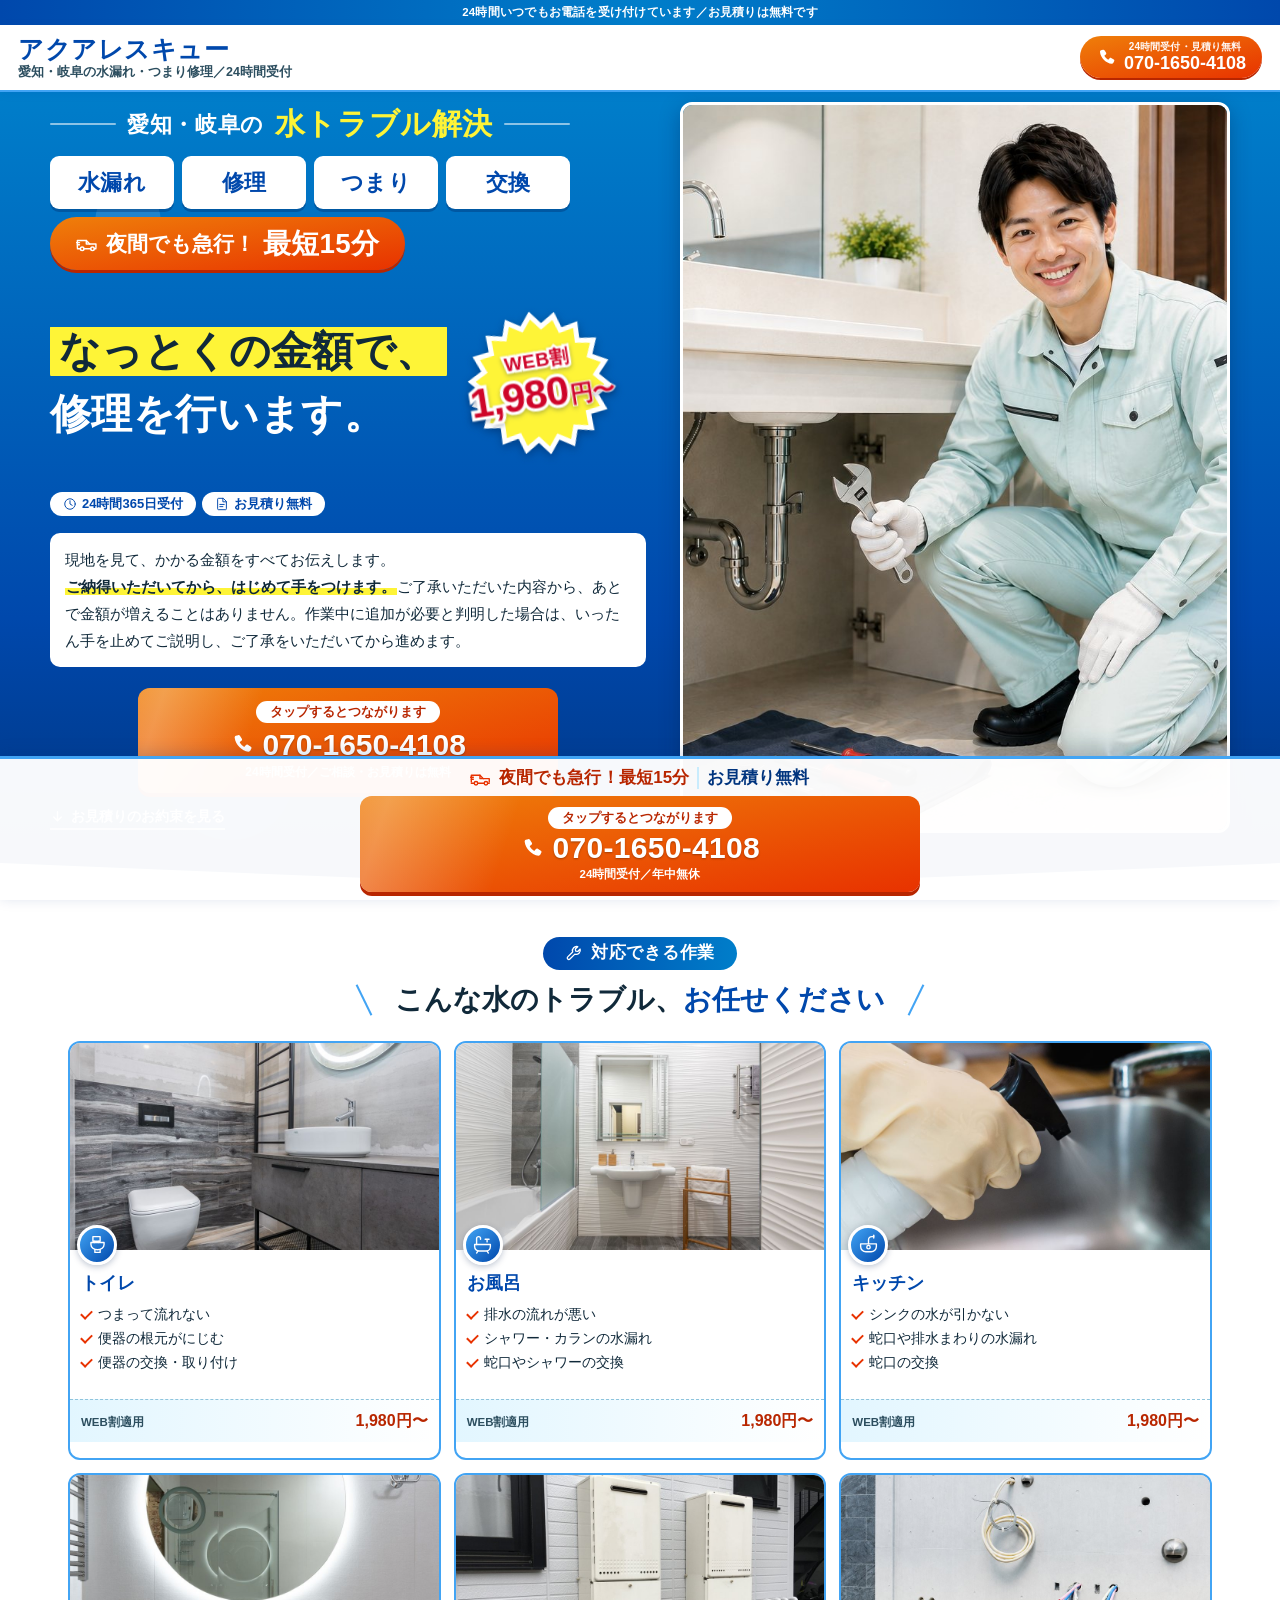
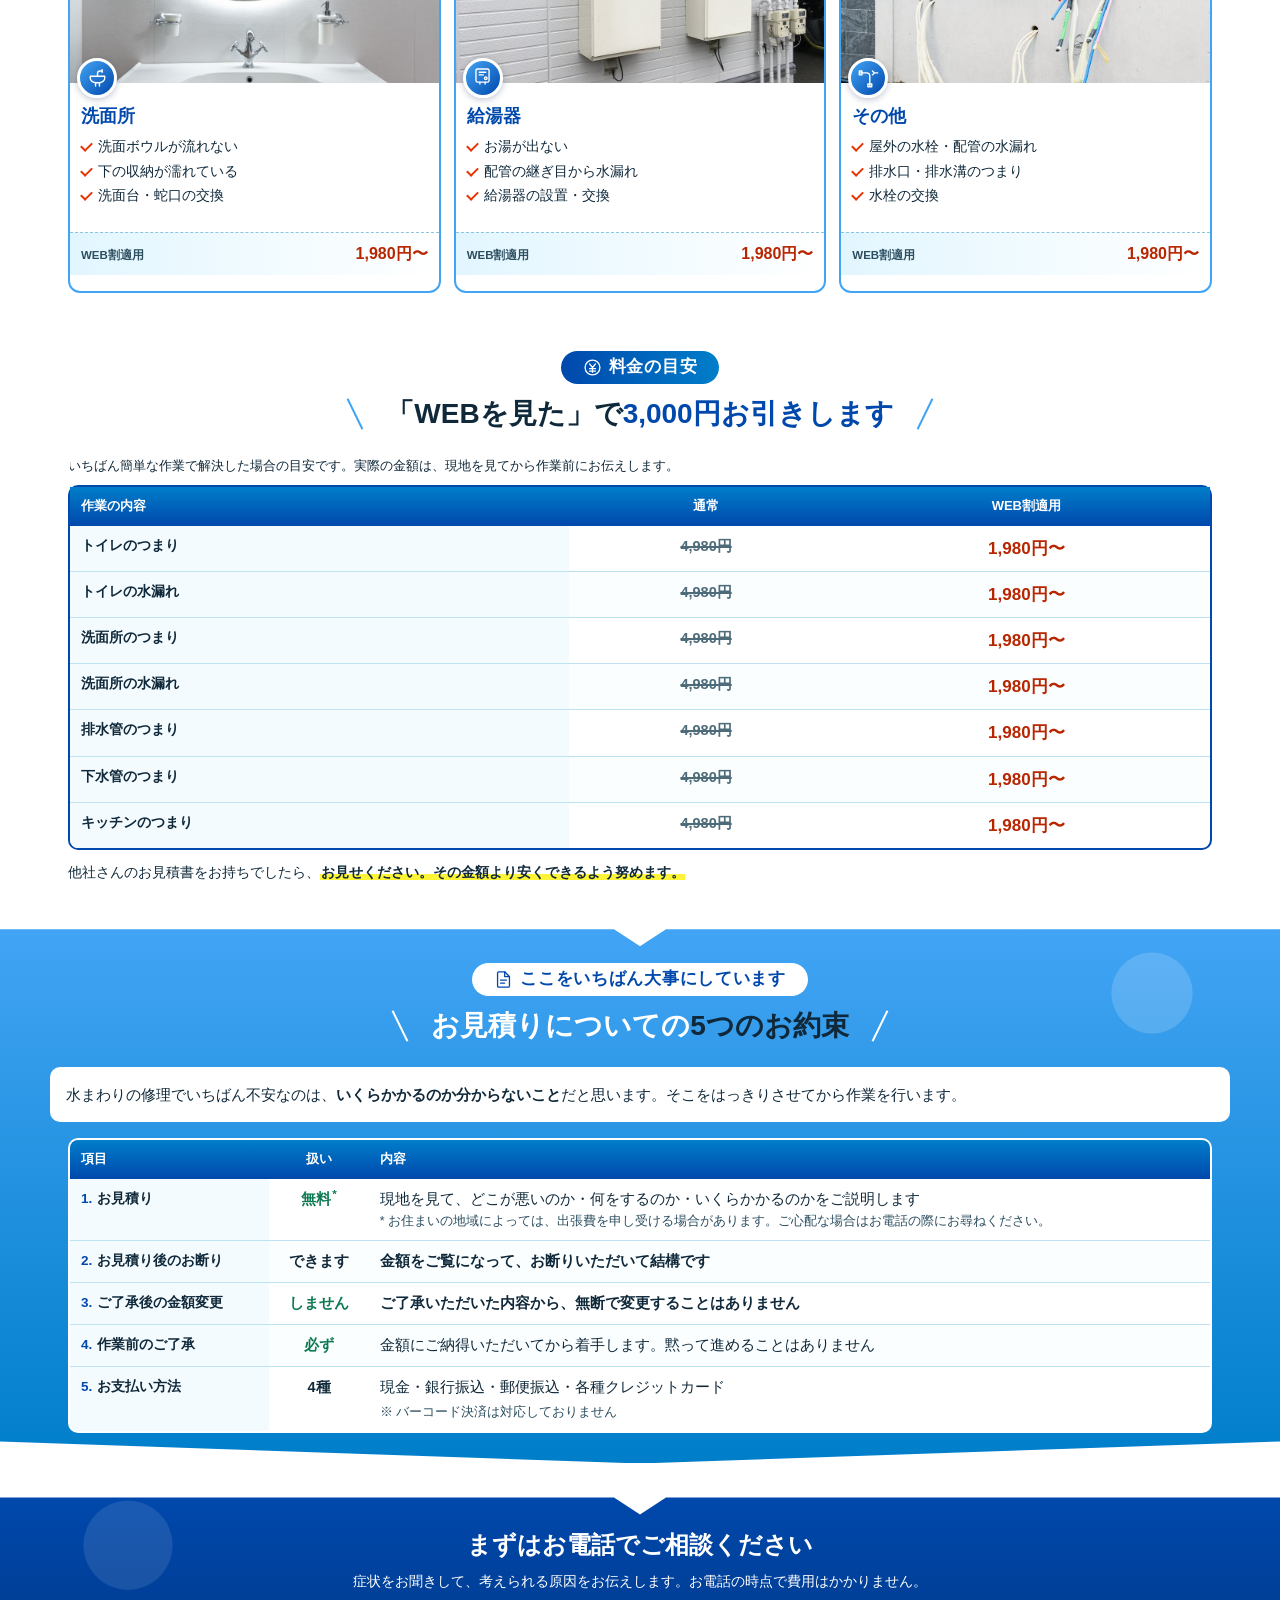
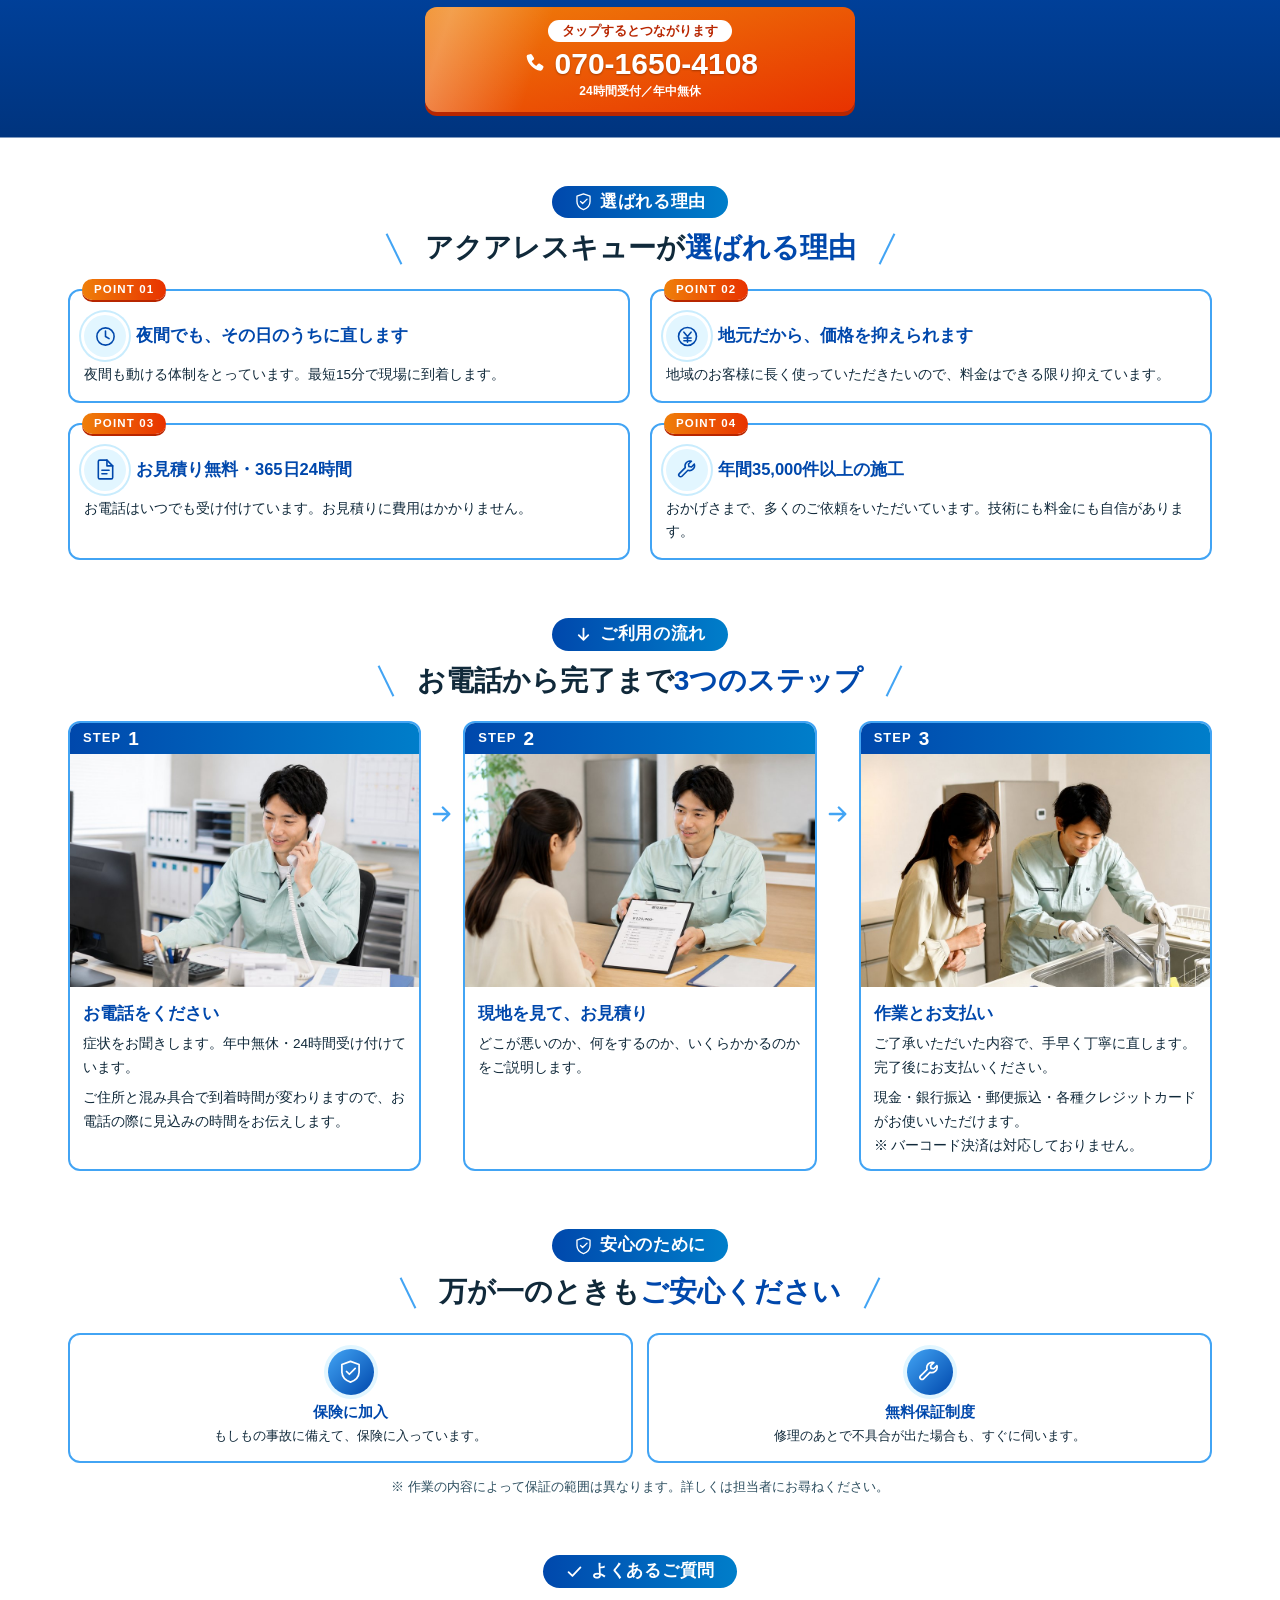
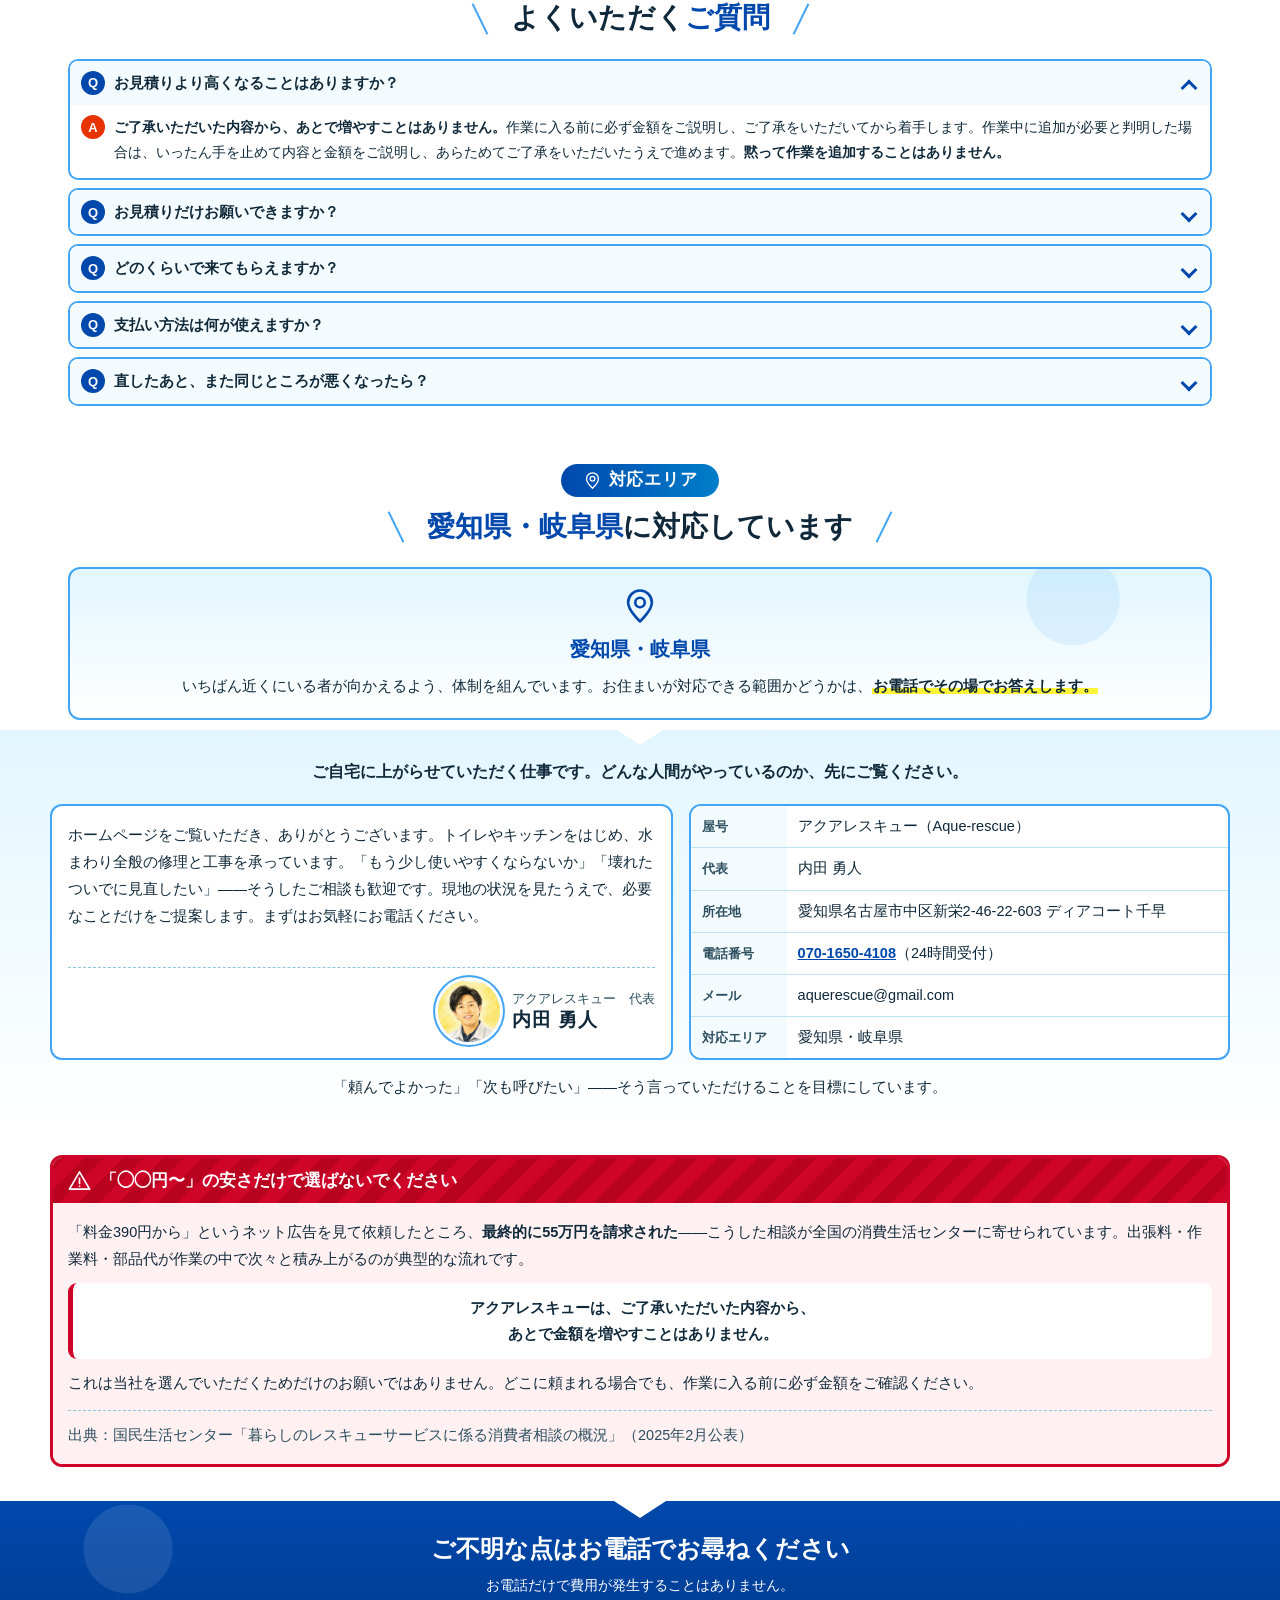
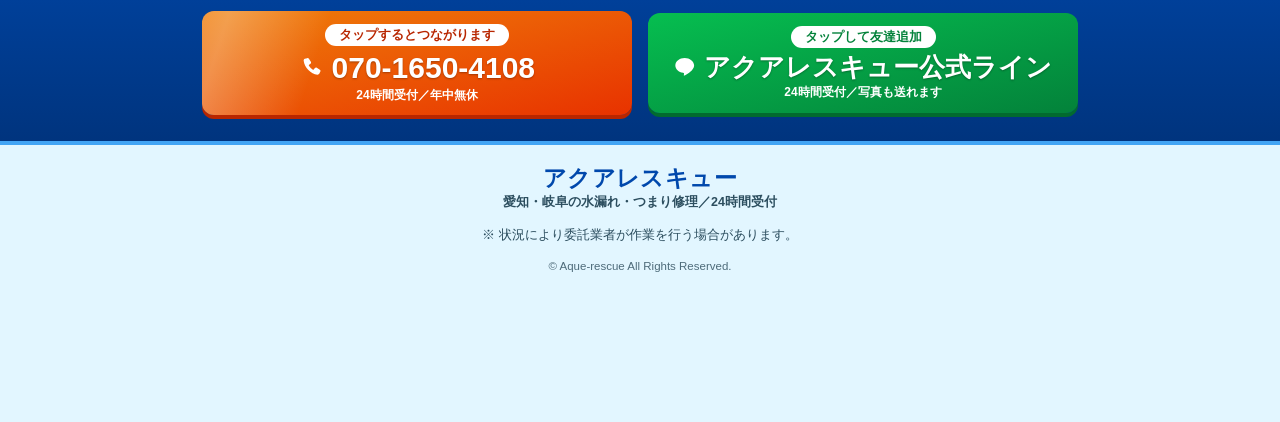
<file: index.html>
<!DOCTYPE html>
<html lang="ja">
<head>
<meta charset="UTF-8">
<meta name="viewport" content="width=device-width, initial-scale=1">
<meta name="format-detection" content="telephone=no">
<!-- Google Tag Manager -->
<script>(function(w,d,s,l,i){w[l]=w[l]||[];w[l].push({'gtm.start':
new Date().getTime(),event:'gtm.js'});var f=d.getElementsByTagName(s)[0],
j=d.createElement(s),dl=l!='dataLayer'?'&l='+l:'';j.async=true;j.src=
'https://www.googletagmanager.com/gtm.js?id='+i+dl;f.parentNode.insertBefore(j,f);
})(window,document,'script','dataLayer','GTM-M82GDFW9');</script>
<!-- End Google Tag Manager -->
<title>アクアレスキュー｜愛知・岐阜の水漏れ・つまり修理｜なっとくの金額で修理します</title>
<meta name="description" content="愛知県・岐阜県の水漏れ・つまり修理。現地でかかる金額をすべてお伝えし、ご納得いただいてから作業します。24時間受付・お見積り無料。代表 内田勇人。">
<!-- Google tag (gtag.js) -->
<script async src="https://www.googletagmanager.com/gtag/js?id=G-5WHKTEVLRQ"></script>
<script>
  window.dataLayer = window.dataLayer || [];
  function gtag(){dataLayer.push(arguments);}
  gtag('js', new Date());
  gtag('config', 'G-5WHKTEVLRQ');
</script>
<link rel="canonical" href="https://aque-tokai.com/">
<meta property="og:type" content="website">
<meta property="og:url" content="https://aque-tokai.com/">
<meta property="og:site_name" content="アクアレスキュー">
<meta property="og:title" content="アクアレスキュー｜愛知・岐阜の水漏れ・つまり修理">
<meta property="og:description" content="現地でかかる金額をすべてお伝えし、ご納得いただいてから作業します。24時間受付・お見積り無料。">
<meta property="og:image" content="https://aque-tokai.com/ogp.jpg">
<meta property="og:image:width" content="1200">
<meta property="og:image:height" content="630">
<meta property="og:locale" content="ja_JP">
<meta name="twitter:card" content="summary_large_image">
<link rel="icon" href="favicon.svg" type="image/svg+xml">
<link rel="apple-touch-icon" href="apple-touch-icon.png">
<link rel="stylesheet" href="assets/style.css">
<script type="application/ld+json">
{
  "@context": "https://schema.org",
  "@type": "Plumber",
  "name": "アクアレスキュー",
  "alternateName": "Aque-rescue",
  "url": "https://aque-tokai.com/",
  "image": "https://aque-tokai.com/ogp.jpg",
  "telephone": "+81-70-1650-4108",
  "email": "aquerescue@gmail.com",
  "address": {
    "@type": "PostalAddress",
    "addressCountry": "JP",
    "addressRegion": "愛知県",
    "addressLocality": "名古屋市中区",
    "streetAddress": "新栄2-46-22-603 ディアコート千早"
  },
  "areaServed": [
    { "@type": "AdministrativeArea", "name": "愛知県" },
    { "@type": "AdministrativeArea", "name": "岐阜県" }
  ],
  "openingHoursSpecification": {
    "@type": "OpeningHoursSpecification",
    "dayOfWeek": ["Monday","Tuesday","Wednesday","Thursday","Friday","Saturday","Sunday"],
    "opens": "00:00",
    "closes": "23:59"
  },
  "founder": { "@type": "Person", "name": "内田 勇人" },
  "priceRange": "1980円〜"
}
</script>
</head>
<body>
<!-- Google Tag Manager (noscript) -->
<noscript><iframe src="https://www.googletagmanager.com/ns.html?id=GTM-M82GDFW9"
height="0" width="0" style="display:none;visibility:hidden"></iframe></noscript>
<!-- End Google Tag Manager (noscript) -->

<svg xmlns="http://www.w3.org/2000/svg" style="display:none" aria-hidden="true">
<symbol id="ic-toilet" viewBox="0 0 32 32"><g stroke-width="2.1" stroke-linecap="round" stroke-linejoin="round"><path d="M9 4h11v7H9z"/><path d="M11 11v2M18 11v2"/><path d="M6 13h20v3a10 8 0 0 1-10 8 10 8 0 0 1-10-8z"/><path d="M12 24v4h8v-4"/></g></symbol>
<symbol id="ic-bath" viewBox="0 0 32 32"><g stroke-width="2.1" stroke-linecap="round" stroke-linejoin="round"><path d="M4 16h24v3a7 7 0 0 1-7 7H11a7 7 0 0 1-7-7z"/><path d="M7 16V7a3 3 0 0 1 6 0v1"/><path d="M20 8h6M23 8v4"/><path d="M9 26l-2 3M23 26l2 3"/></g></symbol>
<symbol id="ic-kitchen" viewBox="0 0 32 32"><g stroke-width="2.1" stroke-linecap="round" stroke-linejoin="round"><path d="M4 15h24v4a8 8 0 0 1-8 8h-8a8 8 0 0 1-8-8z"/><circle cx="16" cy="20" r="2.6"/><path d="M16 15V9a5 5 0 0 1 5-5h3"/><path d="M24 2v4"/></g></symbol>
<symbol id="ic-washbasin" viewBox="0 0 32 32"><g stroke-width="2.1" stroke-linecap="round" stroke-linejoin="round"><path d="M5 14h22v3a9 7 0 0 1-9 7h-4a9 7 0 0 1-9-7z"/><path d="M16 14v-4a4 4 0 0 1 4-4h3"/><path d="M23 4v4"/><path d="M13 24v5M19 24v5"/></g></symbol>
<symbol id="ic-heater" viewBox="0 0 32 32"><g stroke-width="2.1" stroke-linecap="round" stroke-linejoin="round"><rect x="6" y="3" width="20" height="20" rx="2.5"/><path d="M11 8h10M11 12h6"/><circle cx="21" cy="17" r="2"/><path d="M12 23v3M20 23v3"/></g></symbol>
<symbol id="ic-pipe" viewBox="0 0 32 32"><g stroke-width="2.1" stroke-linecap="round" stroke-linejoin="round"><path d="M4 9h9a5 5 0 0 1 5 5v14"/><path d="M2 6h4v6H2zM15 26h6v4h-6z"/><path d="M22 6l3 3-3 3M25 9h5"/></g></symbol>
<symbol id="ic-clock" viewBox="0 0 32 32"><g stroke-width="2.2" stroke-linecap="round" stroke-linejoin="round"><circle cx="16" cy="16" r="12"/><path d="M16 8.5V16l5 3"/></g></symbol>
<symbol id="ic-yen" viewBox="0 0 32 32"><g stroke-width="2.2" stroke-linecap="round" stroke-linejoin="round"><circle cx="16" cy="16" r="12.5"/><path d="M11 10l5 6 5-6M11 18h10M11 22h10M16 16v8"/></g></symbol>
<symbol id="ic-shield" viewBox="0 0 32 32"><g stroke-width="2.2" stroke-linecap="round" stroke-linejoin="round"><path d="M16 3l11 4v9c0 7-4.6 11.4-11 13.6C9.6 27.4 5 23 5 16V7z"/><path d="M11 16l3.5 3.5L22 12"/></g></symbol>
<symbol id="ic-check" viewBox="0 0 32 32"><g stroke-width="3" stroke-linecap="round" stroke-linejoin="round"><path d="M6 17l6.5 6.5L26 9"/></g></symbol>
<symbol id="ic-phone" viewBox="0 0 32 32"><path class="ico-fill" d="M10.6 4.2c.8-.4 1.8-.1 2.3.7l2.5 4c.5.8.3 1.8-.4 2.4l-1.9 1.5c-.3.3-.4.7-.2 1.1a16 16 0 0 0 5.2 5.2c.4.2.8.1 1.1-.2l1.5-1.9c.6-.7 1.6-.9 2.4-.4l4 2.5c.8.5 1.1 1.5.7 2.3l-1.3 2.7c-.5 1-1.5 1.6-2.6 1.5C15.6 25 7 16.4 6.1 7.6c-.1-1.1.5-2.1 1.5-2.6z"/></symbol>
<symbol id="ic-doc" viewBox="0 0 32 32"><g stroke-width="2.2" stroke-linecap="round" stroke-linejoin="round"><path d="M18 3H8a2 2 0 0 0-2 2v22a2 2 0 0 0 2 2h16a2 2 0 0 0 2-2V11z"/><path d="M18 3v8h8M11 17h10M11 22h7"/></g></symbol>
<symbol id="ic-tool" viewBox="0 0 32 32"><g stroke-width="2.2" stroke-linecap="round" stroke-linejoin="round"><path d="M21.5 4.5a7 7 0 0 0-8.6 8.9L4.6 21.7a2.6 2.6 0 0 0 3.7 3.7l8.3-8.3a7 7 0 0 0 8.9-8.6l-4 4-3.5-.6-.6-3.5z"/></g></symbol>
<symbol id="ic-pin" viewBox="0 0 32 32"><g stroke-width="2.2" stroke-linecap="round" stroke-linejoin="round"><path d="M16 29s10-9.3 10-16A10 10 0 0 0 6 13c0 6.7 10 16 10 16z"/><circle cx="16" cy="13" r="4"/></g></symbol>
<symbol id="ic-warn" viewBox="0 0 32 32"><g stroke-width="2.4" stroke-linecap="round" stroke-linejoin="round"><path d="M16 4L2 28h28z"/><path d="M16 13v7M16 24h.02"/></g></symbol>
<symbol id="ic-van" viewBox="0 0 32 32"><g stroke-width="2.1" stroke-linecap="round" stroke-linejoin="round"><path d="M2 21V11h13l5 5h9v5"/><path d="M15 11v5h5"/><circle cx="9" cy="23" r="2.6"/><circle cx="24" cy="23" r="2.6"/><path d="M2 23h4.4M11.6 23h9.8M26.6 23H29"/><path d="M1 14h4M2 17h3"/></g></symbol>
<symbol id="ic-line" viewBox="0 0 32 32"><path class="ico-fill" d="M16 3C8.3 3 2 8 2 14.2c0 5.5 5 10.1 11.7 11 .5.1 1.1.3 1.3.7.1.4.1.9 0 1.3l-.2 1.2c-.1.4-.3 1.4 1.2.8 1.5-.6 8.2-4.8 11.2-8.3 2-2.2 3-4.5 3-6.7C30 8 23.7 3 16 3z"/><g fill="#fff"><rect x="9" y="12" width="2" height="6" rx="1"/><rect x="13" y="12" width="2" height="6" rx="1"/><rect x="17" y="12" width="2" height="6" rx="1"/><rect x="21" y="12" width="2" height="6" rx="1"/></g></symbol>
<symbol id="ic-arrow" viewBox="0 0 32 32"><g stroke-width="3" stroke-linecap="round" stroke-linejoin="round"><path d="M16 6v18M8 17l8 8 8-8"/></g></symbol>
</svg>

<!-- ============ 01 ヘッダー ============ -->
<p class="topbar">24時間いつでもお電話を受け付けています／お見積りは無料です</p>
<header class="hd">
  <div class="hd__in">
    <p class="hd__logo brand">
      <b>アクアレスキュー</b><small>愛知・岐阜の水漏れ・つまり修理<span class="ext">／24時間受付</span></small>
    </p>
    <a class="hd__tel" href="tel:07016504108">
      <svg class="ico"><use href="#ic-phone"/></svg>
      <span class="hd__txt">
        <span class="hd__lbl">24時間受付・見積り無料</span>
        <span class="t2">070-1650-4108</span>
      </span>
    </a>
  </div>
</header>

<div class="wrap">

<!-- ============ 02 ファーストビュー ============ -->
<section class="fv">
  <div class="fv__grid">
    <div class="fv__txt">
      <p class="fv__cat">愛知・岐阜の<em>水トラブル解決</em></p>

      <ul class="fv__kw">
        <li>水漏れ</li><li>修理</li><li>つまり</li><li>交換</li>
      </ul>

      <p class="fv__rush">
        <svg class="ico"><use href="#ic-van"/></svg>夜間でも急行！<em>最短15分</em>
      </p>

      <div class="fv__catch">
        <h1><span class="mk">なっとくの金額で、</span><br>修理を行います。</h1>

        <div class="fv__seal" role="img" aria-label="料金1,980円から">
          <svg class="fv__seal-bg" viewBox="0 0 200 200" aria-hidden="true">
            <polygon points="100.0,1.0 114.2,19.2 133.9,7.0 141.0,29.0 163.6,24.2 162.8,47.3 185.7,50.5 177.1,72.0 197.5,82.8 182.0,100.0 197.5,117.2 177.1,128.0 185.7,149.5 162.8,152.7 163.6,175.8 141.0,171.0 133.9,193.0 114.2,180.8 100.0,199.0 85.8,180.8 66.1,193.0 59.0,171.0 36.4,175.8 37.2,152.7 14.3,149.5 22.9,128.0 2.5,117.2 18.0,100.0 2.5,82.8 22.9,72.0 14.3,50.5 37.2,47.3 36.4,24.2 59.0,29.0 66.1,7.0 85.8,19.2" fill="#fff"/>
            <polygon points="100.0,12.0 112.7,28.1 130.1,17.3 136.5,36.8 156.6,32.6 155.9,53.1 176.2,56.0 168.6,75.0 186.7,84.7 173.0,100.0 186.7,115.3 168.6,125.0 176.2,144.0 155.9,146.9 156.6,167.4 136.5,163.2 130.1,182.7 112.7,171.9 100.0,188.0 87.3,171.9 69.9,182.7 63.5,163.2 43.4,167.4 44.1,146.9 23.8,144.0 31.4,125.0 13.3,115.3 27.0,100.0 13.3,84.7 31.4,75.0 23.8,56.0 44.1,53.1 43.4,32.6 63.5,36.8 69.9,17.3 87.3,28.1" fill="#fef437"/>
          </svg>
          <span class="fv__seal-txt">
            <span class="s1">WEB割</span>
            <span class="s2">1,980<small>円〜</small></span>
          </span>
        </div>
      </div>

      <ul class="fv__badges">
        <li><svg class="ico"><use href="#ic-clock"/></svg>24時間365日受付</li>
        <li><svg class="ico"><use href="#ic-doc"/></svg>お見積り無料</li>
      </ul>

      <figure class="fv__img fv__img--sp">
        <img src="assets/img/fv-sp.jpg" alt="洗面台の下でレンチを手にしたスタッフ" width="960" height="720" loading="lazy" decoding="async" fetchpriority="high">
      </figure>

      <p class="fv__lead">
        現地を見て、かかる金額をすべてお伝えします。<br><span class="mk">ご納得いただいてから、はじめて手をつけます。</span>ご了承いただいた内容から、あとで金額が増えることはありません。作業中に追加が必要と判明した場合は、いったん手を止めてご説明し、ご了承をいただいてから進めます。</p>

      <a class="tel-btn" href="tel:07016504108">
        <span class="lead">タップするとつながります</span>
        <span class="num"><svg class="ico"><use href="#ic-phone"/></svg>070-1650-4108</span>
        <span class="sub">24時間受付／ご相談・お見積りは無料</span>
      </a>
      <a class="fv__jump" href="#estimate"><svg class="ico"><use href="#ic-arrow"/></svg>お見積りのお約束を見る</a>
    </div>

    <figure class="fv__img fv__img--pc">
      <img src="assets/img/fv.jpg" alt="洗面台の下でレンチを手にしたスタッフ" width="768" height="1024" loading="lazy" decoding="async" fetchpriority="high">
    </figure>
  </div>
</section>

<!-- ============ 05 対応箇所 ============ -->
<section class="sec">
  <div class="sec__h">
    <span class="eyebrow"><svg class="ico"><use href="#ic-tool"/></svg>対応できる作業</span>
    <h2><span class="tx">こんな水のトラブル、<em>お任せください</em></span></h2>
  </div>

  <div class="svc">
    <article>
      <div class="svc__ph"><img src="assets/img/svc-toilet.jpg" alt="トイレ" width="960" height="540" loading="lazy" decoding="async">
        <span class="svc__ico"><svg class="ico"><use href="#ic-toilet"/></svg></span></div>
      <div class="bd"><h3>トイレ</h3>
        <ul><li>つまって流れない</li><li>便器の根元がにじむ</li><li>便器の交換・取り付け</li></ul></div>
      <p class="pr"><span>WEB割適用</span><strong>1,980円〜</strong></p>
    </article>
    <article>
      <div class="svc__ph"><img src="assets/img/svc-bath.jpg" alt="お風呂" width="960" height="540" loading="lazy" decoding="async">
        <span class="svc__ico"><svg class="ico"><use href="#ic-bath"/></svg></span></div>
      <div class="bd"><h3>お風呂</h3>
        <ul><li>排水の流れが悪い</li><li>シャワー・カランの水漏れ</li><li>蛇口やシャワーの交換</li></ul></div>
      <p class="pr"><span>WEB割適用</span><strong>1,980円〜</strong></p>
    </article>
    <article>
      <div class="svc__ph"><img src="assets/img/svc-kitchen.jpg" alt="キッチン" width="960" height="540" loading="lazy" decoding="async">
        <span class="svc__ico"><svg class="ico"><use href="#ic-kitchen"/></svg></span></div>
      <div class="bd"><h3>キッチン</h3>
        <ul><li>シンクの水が引かない</li><li>蛇口や排水まわりの水漏れ</li><li>蛇口の交換</li></ul></div>
      <p class="pr"><span>WEB割適用</span><strong>1,980円〜</strong></p>
    </article>
    <article>
      <div class="svc__ph"><img src="assets/img/svc-washbasin.jpg" alt="洗面所" width="960" height="540" loading="lazy" decoding="async">
        <span class="svc__ico"><svg class="ico"><use href="#ic-washbasin"/></svg></span></div>
      <div class="bd"><h3>洗面所</h3>
        <ul><li>洗面ボウルが流れない</li><li>下の収納が濡れている</li><li>洗面台・蛇口の交換</li></ul></div>
      <p class="pr"><span>WEB割適用</span><strong>1,980円〜</strong></p>
    </article>
    <article>
      <div class="svc__ph"><img src="assets/img/svc-heater.jpg" alt="給湯器" width="960" height="540" loading="lazy" decoding="async">
        <span class="svc__ico"><svg class="ico"><use href="#ic-heater"/></svg></span></div>
      <div class="bd"><h3>給湯器</h3>
        <ul><li>お湯が出ない</li><li>配管の継ぎ目から水漏れ</li><li>給湯器の設置・交換</li></ul></div>
      <p class="pr"><span>WEB割適用</span><strong>1,980円〜</strong></p>
    </article>
    <article>
      <div class="svc__ph"><img src="assets/img/svc-drain.jpg" alt="その他" width="960" height="540" loading="lazy" decoding="async">
        <span class="svc__ico"><svg class="ico"><use href="#ic-pipe"/></svg></span></div>
      <div class="bd"><h3>その他</h3>
        <ul><li>屋外の水栓・配管の水漏れ</li><li>排水口・排水溝のつまり</li><li>水栓の交換</li></ul></div>
      <p class="pr"><span>WEB割適用</span><strong>1,980円〜</strong></p>
    </article>
  </div>
</section>

<!-- ============ 06 料金 ============ -->
<section class="sec">
  <div class="sec__h">
    <span class="eyebrow"><svg class="ico"><use href="#ic-yen"/></svg>料金の目安</span>
    <h2><span class="tx">「WEBを見た」で<br class="br-sp"><em>3,000円お引きします</em></span></h2>
  </div>
  <div class="tbl-wrap">
    <table class="t t--price">
      <caption>いちばん簡単な作業で解決した場合の目安です。実際の金額は、現地を見てから作業前にお伝えします。</caption>
      <thead><tr><th>作業の内容</th><th>通常</th><th>WEB割適用</th></tr></thead>
      <tbody>
        <tr><th>トイレのつまり</th><td class="num strike">4,980円</td><td class="num hit">1,980円〜</td></tr>
        <tr><th>トイレの水漏れ</th><td class="num strike">4,980円</td><td class="num hit">1,980円〜</td></tr>
        <tr><th>洗面所のつまり</th><td class="num strike">4,980円</td><td class="num hit">1,980円〜</td></tr>
        <tr><th>洗面所の水漏れ</th><td class="num strike">4,980円</td><td class="num hit">1,980円〜</td></tr>
        <tr><th>排水管のつまり</th><td class="num strike">4,980円</td><td class="num hit">1,980円〜</td></tr>
        <tr><th>下水管のつまり</th><td class="num strike">4,980円</td><td class="num hit">1,980円〜</td></tr>
        <tr><th>キッチンのつまり</th><td class="num strike">4,980円</td><td class="num hit">1,980円〜</td></tr>
      </tbody>
    </table>
  </div>
  <p class="tbl-note">
    他社さんのお見積書をお持ちでしたら、<span class="mk">お見せください。その金額より安くできるよう努めます。</span>
  </p>
</section>

<!-- ============ 07 お見積りのお約束 ============ -->
<section class="estimate" id="estimate">
  <div class="sec__h">
    <span class="eyebrow"><svg class="ico"><use href="#ic-doc"/></svg>ここをいちばん大事にしています</span>
    <h2><span class="tx">お見積りについての<em>5つのお約束</em></span></h2>
  </div>

  <p class="lead">
    水まわりの修理でいちばん不安なのは、<strong>いくらかかるのか分からないこと</strong>だと思います。そこをはっきりさせてから作業を行います。</p>

  <div class="tbl-wrap">
    <table class="t">
      <thead><tr><th>項目</th><th>扱い</th><th>内容</th></tr></thead>
      <tbody>
        <tr><th><span class="no">1</span>お見積り</th><td class="num free">無料<span class="ast">*</span></td>
          <td><b class="sp-only free">無料<span class="ast">*</span></b>現地を見て、どこが悪いのか・何をするのか・いくらかかるのかをご説明します<small>* お住まいの地域によっては、出張費を申し受ける場合があります。ご心配な場合はお電話の際にお尋ねください。</small></td></tr>
        <tr><th><span class="no">2</span>お見積り後のお断り</th><td class="num">できます</td>
          <td><b class="sp-only">できます</b><strong>金額をご覧になって、お断りいただいて結構です</strong></td></tr>
        <tr><th><span class="no">3</span>ご了承後の金額変更</th><td class="num free">しません</td>
          <td><b class="sp-only free">しません</b><strong>ご了承いただいた内容から、無断で変更することはありません</strong></td></tr>
        <tr><th><span class="no">4</span>作業前のご了承</th><td class="num free">必ず</td>
          <td><b class="sp-only free">必ず</b>金額にご納得いただいてから着手します。黙って進めることはありません</td></tr>
        <tr><th><span class="no">5</span>お支払い方法</th><td class="num">4種</td>
          <td><b class="sp-only">4種</b>現金・銀行振込・郵便振込・各種クレジットカード<small class="cav">※ バーコード決済は対応しておりません</small></td></tr>
      </tbody>
    </table>
  </div>
</section>

<!-- ============ CTA ============ -->
<section class="cta">
  <h2><span class="tx">まずはお電話でご相談ください</span></h2>
  <p>症状をお聞きして、考えられる原因をお伝えします。お電話の時点で費用はかかりません。</p>
  <div class="cta__btns">
    <a class="tel-btn" href="tel:07016504108">
    <span class="lead">タップするとつながります</span>
    <span class="num"><svg class="ico"><use href="#ic-phone"/></svg>070-1650-4108</span>
    <span class="sub">24時間受付／年中無休</span>
  </a>
  </div>

  </section>

<!-- ============ 09 選ばれる理由 ============ -->
<section class="sec">
  <div class="sec__h">
    <span class="eyebrow"><svg class="ico"><use href="#ic-shield"/></svg>選ばれる理由</span>
    <h2><span class="tx">アクアレスキューが<em>選ばれる理由</em></span></h2>
  </div>
  <div class="reason">
    <article><span class="pt">POINT 01</span>
      <div class="reason__h"><span class="reason__ico"><svg class="ico"><use href="#ic-clock"/></svg></span>
        <h3>夜間でも、その日のうちに直します</h3></div>
      <p>夜間も動ける体制をとっています。最短15分で現場に到着します。</p></article>
    <article><span class="pt">POINT 02</span>
      <div class="reason__h"><span class="reason__ico"><svg class="ico"><use href="#ic-yen"/></svg></span>
        <h3>地元だから、価格を抑えられます</h3></div>
      <p>地域のお客様に長く使っていただきたいので、料金はできる限り抑えています。</p></article>
    <article><span class="pt">POINT 03</span>
      <div class="reason__h"><span class="reason__ico"><svg class="ico"><use href="#ic-doc"/></svg></span>
        <h3>お見積り無料・365日24時間</h3></div>
      <p>お電話はいつでも受け付けています。お見積りに費用はかかりません。</p></article>
    <article><span class="pt">POINT 04</span>
      <div class="reason__h"><span class="reason__ico"><svg class="ico"><use href="#ic-tool"/></svg></span>
        <h3>年間35,000件以上の施工</h3></div>
      <p>おかげさまで、多くのご依頼をいただいています。技術にも料金にも自信があります。</p></article>
  </div>
</section>

<!-- ============ 10 ご利用の流れ ============ -->
<section class="sec">
  <div class="sec__h">
    <span class="eyebrow"><svg class="ico"><use href="#ic-arrow"/></svg>ご利用の流れ</span>
    <h2><span class="tx">お電話から完了まで<em>3つのステップ</em></span></h2>
  </div>
  <div class="flow">
    <figure>
      <p class="st">STEP<em>1</em></p>
      <img src="assets/img/flow1.jpg" alt="電話でご相談を受けるスタッフ" width="900" height="600" loading="lazy" decoding="async">
      <figcaption><h3>お電話をください</h3>
        <p>症状をお聞きします。年中無休・24時間受け付けています。</p>
        <p>ご住所と混み具合で到着時間が変わりますので、お電話の際に見込みの時間をお伝えします。</p></figcaption>
    </figure>
    <p class="arw"><svg class="ico"><use href="#ic-arrow"/></svg></p>
    <figure>
      <p class="st">STEP<em>2</em></p>
      <img src="assets/img/flow2.jpg" alt="お客様に見積書を示して説明するスタッフ" width="900" height="600" loading="lazy" decoding="async">
      <figcaption><h3>現地を見て、お見積り</h3>
        <p>どこが悪いのか、何をするのか、いくらかかるのかをご説明します。</p></figcaption>
    </figure>
    <p class="arw"><svg class="ico"><use href="#ic-arrow"/></svg></p>
    <figure>
      <p class="st">STEP<em>3</em></p>
      <img src="assets/img/flow3.jpg" alt="キッチンの水栓を点検するスタッフ" width="900" height="600" loading="lazy" decoding="async">
      <figcaption><h3>作業とお支払い</h3>
        <p>ご了承いただいた内容で、手早く丁寧に直します。完了後にお支払いください。</p>
        <p>現金・銀行振込・郵便振込・各種クレジットカードがお使いいただけます。<br>※ バーコード決済は対応しておりません。</p></figcaption>
    </figure>
  </div>
</section>

<!-- ============ 12 安心のために ============ -->
<section class="sec">
  <div class="sec__h">
    <span class="eyebrow"><svg class="ico"><use href="#ic-shield"/></svg>安心のために</span>
    <h2><span class="tx">万が一のときも<em>ご安心ください</em></span></h2>
  </div>
  <div class="guar">
    <article>
      <div class="guar__ico"><svg class="ico"><use href="#ic-shield"/></svg></div>
      <h3>保険に加入</h3>
      <p>もしもの事故に備えて、保険に入っています。</p>
    </article>
    <article>
      <div class="guar__ico"><svg class="ico"><use href="#ic-tool"/></svg></div>
      <h3>無料保証制度</h3>
      <p>修理のあとで不具合が出た場合も、すぐに伺います。</p>
    </article>
    <p class="guar__note">※ 作業の内容によって保証の範囲は異なります。詳しくは担当者にお尋ねください。</p>
  </div>
</section>

<!-- ============ 13 よくある質問 ============ -->
<section class="sec">
  <div class="sec__h">
    <span class="eyebrow"><svg class="ico"><use href="#ic-check"/></svg>よくあるご質問</span>
    <h2><span class="tx">よくいただく<em>ご質問</em></span></h2>
  </div>
  <div class="faq">
    <details open><summary>お見積りより高くなることはありますか？</summary>
      <div class="a"><strong>ご了承いただいた内容から、あとで増やすことはありません。</strong>作業に入る前に必ず金額をご説明し、ご了承をいただいてから着手します。作業中に追加が必要と判明した場合は、いったん手を止めて内容と金額をご説明し、あらためてご了承をいただいたうえで進めます。<strong>黙って作業を追加することはありません。</strong></div></details>
    <details><summary>お見積りだけお願いできますか？</summary>
      <div class="a">結構です。お見積りに費用はかかりません。金額をご覧になって、お断りいただけます。ただし、<strong>お住まいの地域によっては出張費を申し受ける場合があります。</strong>ご心配な場合は、お電話の際に出張費の有無をお尋ねください。</div></details>
    <details><summary>どのくらいで来てもらえますか？</summary>
      <div class="a">最短15分程度でお伺いできます。ご住所とそのときの混み具合で変わりますので、<strong>お電話の際に見込みの時間をお伝えします。</strong></div></details>
    <details><summary>支払い方法は何が使えますか？</summary>
      <div class="a">現金・銀行振込・郵便振込・各種クレジットカードがお使いいただけます。<br>※ バーコード決済は対応しておりません。</div></details>
    <details><summary>直したあと、また同じところが悪くなったら？</summary>
      <div class="a">無料保証制度があります。修理後に不具合が出た場合はご連絡ください。すぐに伺います。
        ※ 作業の内容によって保証の範囲は異なります。</div></details>
  </div>
</section>

<!-- ============ 14 対応エリア ============ -->
<section class="sec">
  <div class="sec__h">
    <span class="eyebrow"><svg class="ico"><use href="#ic-pin"/></svg>対応エリア</span>
    <h2><span class="tx"><em>愛知県・岐阜県</em>に対応しています</span></h2>
  </div>
  <div class="area">
    <div class="area__box">
      <svg class="ico"><use href="#ic-pin"/></svg>
      <p class="hero">愛知県・岐阜県</p>
      <p>いちばん近くにいる者が向かえるよう、体制を組んでいます。お住まいが対応できる範囲かどうかは、<span class="mk">お電話でその場でお答えします。</span></p>
    </div>
  </div>
</section>

<!-- ============ 03 運営者 ============ -->
<section class="owner">
  <div class="owner__in">
  <p class="say">ご自宅に上がらせていただく仕事です。どんな人間がやっているのか、先にご覧ください。</p>

  <div class="owner__cols">
  <div class="greet">
    <p class="greet__body">
      ホームページをご覧いただき、ありがとうございます。トイレやキッチンをはじめ、水まわり全般の修理と工事を承っています。「もう少し使いやすくならないか」「壊れたついでに見直したい」——そうしたご相談も歓迎です。現地の状況を見たうえで、必要なことだけをご提案します。まずはお気軽にお電話ください。</p>
    <p class="greet__sign">
      <img class="greet__ava" src="assets/img/uchida.jpg" alt="代表 内田勇人（イラスト）" width="320" height="320" loading="lazy" decoding="async">
      <span>アクアレスキュー　代表<b>内田 勇人</b></span>
    </p>
  </div>

  <dl>
    <div><dt>屋号</dt><dd>アクアレスキュー（Aque-rescue）</dd></div>
    <div><dt>代表</dt><dd>内田 勇人</dd></div>
    <div><dt>所在地</dt><dd>愛知県名古屋市中区新栄2-46-22-603 ディアコート千早</dd></div>
    <div><dt>電話番号</dt><dd><a href="tel:07016504108">070-1650-4108</a>（24時間受付）</dd></div>
    <div><dt>メール</dt><dd>aquerescue@gmail.com</dd></div>
    <div><dt>対応エリア</dt><dd>愛知県・岐阜県</dd></div>
  </dl>

  </div>
  <p class="why">「頼んでよかった」「次も呼びたい」——そう言っていただけることを目標にしています。</p>
  </div>
</section>

<!-- ============ 04 注意喚起 ============ -->
<section class="warn">
  <div class="warn__h"><svg class="ico"><use href="#ic-warn"/></svg><span class="tx">「◯◯円〜」の安さだけで選ばないでください</span></div>
  <div class="warn__b">
    <p>
      「料金390円から」というネット広告を見て依頼したところ、<strong>最終的に55万円を請求された</strong>——こうした相談が全国の消費生活センターに寄せられています。出張料・作業料・部品代が作業の中で次々と積み上がるのが典型的な流れです。</p>
    <p class="warn__hi">
      アクアレスキューは、ご了承いただいた内容から、<br>あとで金額を増やすことはありません。</p>
    <p>
      これは当社を選んでいただくためだけのお願いではありません。どこに頼まれる場合でも、作業に入る前に必ず金額をご確認ください。</p>
    <p class="warn__src">
      出典：国民生活センター「暮らしのレスキューサービスに係る消費者相談の概況」（2025年2月公表）</p>
  </div>
</section>

<!-- ============ CTA ============ -->
<section class="cta">
  <h2><span class="tx">ご不明な点はお電話でお尋ねください</span></h2>
  <p>お電話だけで費用が発生することはありません。</p>
  <div class="cta__btns">
    <a class="tel-btn" href="tel:07016504108">
    <span class="lead">タップするとつながります</span>
    <span class="num"><svg class="ico"><use href="#ic-phone"/></svg>070-1650-4108</span>
    <span class="sub">24時間受付／年中無休</span>
  </a>
    <a class="line-btn" href="https://lin.ee/oWq4XlS" target="_blank" rel="noopener">
        <span class="lead">タップして友達追加</span>
        <span class="num"><svg class="ico"><use href="#ic-line"/></svg>アクアレスキュー公式ライン</span>
        <span class="sub">24時間受付／写真も送れます</span>
      </a>
  </div>

</section>

</div><!-- /.wrap -->

<!-- ============ 15 フッター ============ -->
<footer>
  <p class="fl brand">
    <b>アクアレスキュー</b><small>愛知・岐阜の水漏れ・つまり修理<span class="ext">／24時間受付</span></small>
  </p>
  <p class="fnote">※ 状況により委託業者が作業を行う場合があります。</p>
  <small>&copy; Aque-rescue All Rights Reserved.</small>
</footer>

<!-- ============ 固定CTAバー ============ -->
<div class="fixbar">
  <div class="fixbar__in">
    <p class="fixbar__copy"><svg class="ico"><use href="#ic-van"/></svg><em>夜間でも急行！最短15分</em><span>お見積り無料</span></p>
    <a class="tel-btn" href="tel:07016504108">
      <span class="lead">タップするとつながります</span>
      <span class="num"><svg class="ico"><use href="#ic-phone"/></svg>070-1650-4108</span>
      <span class="sub">24時間受付／年中無休</span>
    </a>
  </div>
</div>

<script>
/* 電話とLINEのタップを成果として計測する。
   このLPには入力フォームが無く、コンバージョンはこの2つしかない。
   GA4 は tel: リンクも外部リンクのタップも既定では成果に数えないため、
   自前でイベントを送る。どの位置のボタンが押されたかも一緒に記録する。 */
(function(){
  function placement(el){
    if (el.closest('.fixbar'))  return '固定バー';
    if (el.closest('header.hd'))return 'ヘッダー';
    if (el.closest('.fv'))      return 'ファーストビュー';
    if (el.closest('.cta'))     return 'CTA帯';
    return 'その他';
  }
  document.addEventListener('click', function(ev){
    var a = ev.target.closest && ev.target.closest('a[href]');
    if (!a || typeof gtag !== 'function') return;
    var href = a.getAttribute('href') || '';
    if (href.indexOf('tel:') === 0) {
      gtag('event', 'tel_tap',  {placement: placement(a)});
    } else if (href.indexOf('lin.ee') > -1) {
      gtag('event', 'line_tap', {placement: placement(a)});
    }
  }, true);
})();
</script>
</body>
</html>
</file>
<file: assets/style.css>
@charset "UTF-8";
/* ============================================================
   アクアレスキュー LP
   視覚言語は既存サイト（aque-tokai-rescue.com）を踏襲
   - 青グラデ帯 / 明水色 / 黄色マーカー / オレンジグラデCTA / V字クリップ
   レイアウト：モバイル1〜2列 → タブレット2列 → PC 3列
   ============================================================ */

:root{
  --blue-dd:#00347e; --blue-d:#0048ac; --blue:#007eca;
  --blue-l:#42a4f4;  --blue-ll:#e2f6ff; --blue-l2:#c9ecfd;
  --org:#ef7f0a; --org-d:#e83200; --org-dd:#b82600;
  --red:#ce0529; --red-l:#fff1f2;
  --yellow:#fef437; --green:#0d7a52;
  --ink:#10293a; --ink2:#2c4e5f; --ink3:#4e6b7a;
  --paper:#fff; --panel:#f4fbfe;
  --rule:#bfe2f2; --rule-d:#8ec4dd;
  --wrap:1280px;
  --inner:1180px;
  --font:"BIZ UDPGothic","Hiragino Kaku Gothic ProN","Hiragino Sans","Yu Gothic Medium","Yu Gothic","Noto Sans JP",Meiryo,sans-serif;
}

*{box-sizing:border-box}
html{-webkit-text-size-adjust:100%;text-size-adjust:100%;scroll-behavior:smooth}
body{margin:0;background:var(--blue-ll);color:var(--ink);
  font-family:var(--font);font-size:15.5px;line-height:1.75;font-weight:500;padding-bottom:124px}
img,svg{max-width:100%;display:block}
/* width/height属性は presentational hint として height を固定してしまう。
   width:100% と併用すると縦に引き伸ばされるため height:auto で打ち消す */
img{height:auto}
a{color:var(--blue-d)}
.wrap{max-width:var(--wrap);margin:0 auto;background:var(--paper);overflow:hidden;
  box-shadow:0 0 34px rgba(0,52,126,.1)}
.in{max-width:var(--inner);margin:0 auto;padding:0 18px}

.mk{background:linear-gradient(transparent 60%,var(--yellow) 60%);font-weight:700;
  padding:0 .05em;box-decoration-break:clone;-webkit-box-decoration-break:clone}
/* 未確定情報のマーカー。納品前に必ず消す */
.ph{background:#fff3cd;color:#8a6d1a;font-weight:700;
  padding:0 .25em;border-radius:2px;border-bottom:2px dotted #8a6d1a}

.ico{width:1em;height:1em;fill:none;stroke:currentColor;flex:0 0 auto}
.ico-fill{fill:currentColor;stroke:none}

/* ---------- 電話ボタン ---------- */
.tel-btn,.line-btn{display:block;text-decoration:none;border-radius:12px;text-align:center;
  background:linear-gradient(to right bottom,var(--org),var(--org-d));
  box-shadow:0 4px 0 var(--org-dd);padding:9px 14px 11px;max-width:430px;margin-inline:auto;
  position:relative;overflow:hidden}
.tel-btn::after{content:"";position:absolute;top:-60%;left:-20%;width:45%;height:220%;
  background:linear-gradient(90deg,transparent,rgba(255,255,255,.28),transparent);
  transform:rotate(18deg)}
.tel-btn:hover,.tel-btn:focus-visible,
.line-btn:hover,.line-btn:focus-visible{transform:translateY(2px)}
.tel-btn:hover,.tel-btn:focus-visible{box-shadow:0 2px 0 var(--org-dd)}
.tel-btn .lead,.line-btn .lead{display:inline-block;background:#fff;color:var(--org-dd);position:relative;
  font-size:12.5px;font-weight:700;line-height:1.45;border-radius:999px;padding:2px 14px;margin-bottom:5px}
.tel-btn .num,.line-btn .num{display:flex;align-items:center;justify-content:center;gap:8px;color:#fff;position:relative;
  font-size:30px;font-weight:700;line-height:1.1;font-variant-numeric:tabular-nums;
  text-shadow:0 1px 2px rgba(0,0,0,.3)}
.tel-btn .num .ico,.line-btn .num .ico{width:.82em;height:.82em}
.tel-btn .sub,.line-btn .sub{display:block;color:#fff;font-size:12px;font-weight:700;line-height:1.45;margin-top:3px;position:relative}
a:focus-visible,summary:focus-visible{outline:3px solid var(--org-d);outline-offset:3px}

/* ---------- LINEボタン ---------- */
/* 形・寸法は電話ボタンと完全に共通。差は色のみ。
   LINE緑#06C755に白文字は2.26:1で読めないため、グラデの暗端を#03823A(4.93:1)にして
   電話ボタン(暗端4.30:1)と同等の可読性に揃えている */
.line-btn .num{font-size:26px}
.line-btn{margin-top:12px;background:linear-gradient(to right bottom,#06BE50,#03823A);
  box-shadow:0 4px 0 #026A2F}
.line-btn:hover,.line-btn:focus-visible{box-shadow:0 2px 0 #026A2F}
.line-btn .lead{color:#03823A}

/* 固定バー内：電話と横並び */
.fixbar__in{display:flex;gap:8px;align-items:stretch}
.fixbar .tel-btn{flex:1 1 0;margin:0}
.line-btn--bar{flex:1 1 0;margin:0;max-width:none}


/* ---------- 01 ヘッダー ---------- */
.topbar{margin:0;background:linear-gradient(to right,var(--blue-d),var(--blue),var(--blue-d));
  color:#fff;text-align:center;font-size:11.5px;font-weight:700;line-height:1.5;padding:4px 10px;
  letter-spacing:.02em}
.hd{position:sticky;top:0;z-index:50;background:#fff;
  border-bottom:2px solid var(--blue-l);box-shadow:0 2px 8px rgba(0,72,172,.12)}
.hd__in{max-width:var(--wrap);margin:0 auto;padding:8px 12px;display:flex;align-items:center;gap:10px}
.hd__logo{flex:1 1 auto;min-width:0;margin:0}
/* 屋号はテキスト。画像化しないので拡大縮小の倍率計算が不要 */
.brand{display:flex;flex-direction:column;line-height:1.18;text-decoration:none}
.brand a{display:flex;flex-direction:column;text-decoration:none}
.brand b{font-size:20px;font-weight:700;color:var(--blue-d);letter-spacing:.02em;white-space:nowrap}
.brand small{font-size:11px;font-weight:700;color:var(--ink2);white-space:nowrap}
/* ヘッダーは幅が厳しいので、狭い画面では「／24時間受付」を隠す */
.hd__logo small .ext{display:none}
@media (min-width:460px){.hd__logo small .ext{display:inline}}
.hd__nav{display:none}
.hd__tel,.hd__line{flex:0 0 auto;display:flex;align-items:center;gap:7px;min-height:42px;
  padding:4px 13px;border-radius:999px;text-decoration:none;color:#fff;
  background:linear-gradient(to right bottom,var(--org),var(--org-d));box-shadow:0 2px 0 var(--org-dd)}
.hd__tel .ico,.hd__line .ico{width:21px;height:21px}
.hd__txt{display:flex;flex-direction:column;align-items:center;line-height:1.12}
.hd__lbl{font-size:10px;font-weight:700;letter-spacing:.01em;margin-bottom:1px;opacity:.96}
.hd__tel .t2,.hd__line .t2{font-size:16px;font-weight:700;line-height:1.1;font-variant-numeric:tabular-nums}
/* ヘッダーLINE：共通のオレンジ指定を上書きするため、必ずこの位置以降に置く */
.hd__line{display:none;color:#fff;
  background:linear-gradient(to right bottom,#06BE50,#03823A);box-shadow:0 3px 0 #026A2F}
/* ヘッダーのホバー */
.hd__tel:hover,.hd__tel:focus-visible,
.hd__line:hover,.hd__line:focus-visible{transform:translateY(2px)}
.hd__tel:hover,.hd__tel:focus-visible{box-shadow:0 1px 0 var(--org-dd)}
.hd__line:hover,.hd__line:focus-visible{box-shadow:0 1px 0 #026A2F}

/* ---------- 02 ファーストビュー ---------- */
.fv{position:relative;padding:4px 18px 40px;color:#fff;overflow:hidden;
  background:
    radial-gradient(circle at 10% 16%,rgba(255,255,255,.13) 0 32px,transparent 33px),
    radial-gradient(circle at 92% 26%,rgba(255,255,255,.10) 0 50px,transparent 51px),
    radial-gradient(circle at 18% 86%,rgba(255,255,255,.08) 0 62px,transparent 63px),
    linear-gradient(to bottom,var(--blue) 0%,var(--blue-d) 66%,var(--blue-dd) 100%);
  clip-path:polygon(0 0,100% 0,100% calc(100% - 26px),50% 100%,0 calc(100% - 26px))}
.fv__grid{max-width:var(--inner);margin:0 auto;display:flex;flex-direction:column;gap:16px}
.fv__txt{display:flex;flex-direction:column;align-items:center;text-align:center}
.fv__eyebrow{margin:0 0 8px;font-size:14px;font-weight:700;letter-spacing:.06em;
  background:rgba(255,255,255,.16);border:1px solid rgba(255,255,255,.5);
  border-radius:999px;padding:3px 16px}
/* カテゴリ行 */
.fv__cat{margin:0 0 8px;font-size:17px;font-weight:700;letter-spacing:.03em;line-height:1.35;
  display:flex;align-items:center;gap:11px;width:100%;max-width:460px;white-space:nowrap}
.fv__cat::before,.fv__cat::after{content:"";flex:1 1 auto;height:2px;
  background:rgba(255,255,255,.55);border-radius:1px}
.fv__cat em{font-style:normal;font-size:1.36em;color:var(--yellow);letter-spacing:.02em}

/* 水漏れ・修理・つまり・交換 の4ブロック */
.fv__kw{display:grid;grid-template-columns:repeat(4,1fr);gap:6px;margin:0 0 8px;padding:0;
  width:100%;max-width:460px}
.fv__kw li{list-style:none;background:#fff;color:var(--blue-d);border-radius:8px;
  font-size:17px;font-weight:700;line-height:1.25;text-align:center;padding:9px 2px;
  letter-spacing:.02em;box-shadow:0 3px 0 rgba(0,40,100,.35)}

/* 夜間でも急行！最短15分 */
.fv__rush{margin:0;display:inline-flex;align-items:center;gap:8px;
  background:linear-gradient(to right bottom,var(--org),var(--org-d));
  color:#fff;font-size:17px;font-weight:700;line-height:1.35;
  border-radius:999px;padding:6px 18px;box-shadow:0 3px 0 var(--org-dd)}
.fv__rush .ico{width:22px;height:22px;stroke-width:2.3}
.fv__rush em{font-style:normal;font-size:1.32em;letter-spacing:.01em}

/* キャッチ＋価格シール */
.fv__catch{display:flex;align-items:center;justify-content:center;gap:12px;
  margin:26px 0 26px;width:100%}
.fv__catch h1{margin:0;white-space:nowrap;flex:0 1 auto}

.fv__seal{position:relative;flex:0 0 auto;width:110px;height:110px;overflow:visible;
  display:flex;align-items:center;justify-content:center;
  filter:drop-shadow(0 3px 5px rgba(0,26,64,.4));transform:rotate(-9deg)}
.fv__seal-bg{position:absolute;inset:0;width:100%;height:100%}
.fv__seal-txt{position:absolute;left:50%;top:50%;transform:translate(-50%,-50%);
  display:flex;flex-direction:column;align-items:center;
  line-height:1.05;color:#ce0529;font-weight:700;white-space:nowrap;
  -webkit-text-stroke:5px #fff;paint-order:stroke fill;
  filter:drop-shadow(0 2px 2px rgba(0,26,64,.28))}
.fv__seal-txt .s1{font-size:14px;letter-spacing:.02em;-webkit-text-stroke-width:4px;
  margin-bottom:2px}
.fv__seal-txt .s2{font-size:29px;letter-spacing:-.02em;font-variant-numeric:tabular-nums}
.fv__seal-txt .s2 small{font-size:.56em;margin-left:1px;-webkit-text-stroke-width:2.2px}

.fv h1{margin:0;font-size:28px;font-weight:700;line-height:1.55;
  letter-spacing:.01em}
.fv h1 .mk{color:var(--ink);padding:.08em .22em;border-radius:3px;
  background:linear-gradient(transparent 4%,var(--yellow) 4%,
    var(--yellow) 99%,transparent 99%)}
.fv__badges{display:flex;flex-wrap:wrap;justify-content:center;gap:6px;margin:0 0 17px;padding:0}
.fv__badges li{list-style:none;background:#fff;color:var(--blue-d);border-radius:999px;
  padding:3px 13px;font-size:13px;font-weight:700;line-height:1.35;display:flex;align-items:center;gap:5px}
.fv__badges .ico{width:14px;height:14px}

.fv__lead{margin:0 0 19px;padding:13px 15px;text-align:left;font-size:14.5px;line-height:1.8;
  background:#fff;color:var(--ink);border-radius:10px;max-width:520px}
.fv .tel-btn{margin-top:2px}
.fv .tel-btn,.fv .line-btn{width:100%;max-width:420px}
.fv__jump{display:inline-flex;align-items:center;gap:6px;margin-top:15px;color:#fff;
  font-size:13.5px;font-weight:700;line-height:1.4;text-decoration:none;
  border-bottom:2px solid rgba(255,255,255,.7);padding-bottom:2px}
.fv__jump .ico{width:15px;height:15px}
.fv__img{margin:0;border-radius:12px;overflow:hidden;border:3px solid #fff;position:relative;
  box-shadow:0 6px 20px rgba(0,32,80,.34)}
.fv__img img{width:100%;height:auto;aspect-ratio:4/3;object-fit:cover}
/* ファーストビューの写真は、スマホではバッジの下・PCでは右カラムに置く。
   同じ src なので通信は1回で済む。*/
.fv__img--pc{display:none}

/* ---------- セクション見出し（左右の飾り線） ---------- */
.sec{padding:36px 0 8px}
.sec__h{text-align:center;margin-bottom:20px;padding:0 18px;line-height:1.4}
/* inline-flex だとベースライン揃えで下に余白が生まれ、上に浮いて見える。
   ブロック化して margin だけで間隔を決める */
.sec__h .eyebrow{display:flex;width:fit-content;margin:0 auto 10px;
  align-items:center;justify-content:center;gap:7px;
  font-size:15px;font-weight:700;line-height:1.35;
  color:#fff;background:linear-gradient(to right,var(--blue-d),var(--blue));
  border-radius:999px;padding:4px 20px;letter-spacing:.04em}
.sec__h .eyebrow .ico{width:17px;height:17px}
.sec__h h2{margin:0 auto;width:fit-content;max-width:100%;
  font-size:21px;font-weight:700;line-height:1.45;
  display:flex;align-items:center;justify-content:center;gap:14px}
/* h2 直下に文字を置くと <em> が別のflex項目になり、それぞれ独立して折り返して
   二段組みのように崩れる。中身は .tx ひとつにまとめて1項目にする */
.sec__h h2>.tx{min-width:0;text-align:center;text-wrap:balance;
  word-break:keep-all;overflow-wrap:anywhere}
.sec__h h2::before,.sec__h h2::after{content:"";width:22px;height:2px;background:var(--blue-l);
  flex:0 0 auto;transform:rotate(64deg)}
.sec__h h2::after{transform:rotate(-64deg)}
.sec__h h2 em{font-style:normal;color:var(--blue-d)}
.sec__h p{margin:9px auto 0;font-size:14px;line-height:1.8;max-width:720px}

/* ---------- 03 運営者 ---------- */
.owner{background:linear-gradient(to bottom,var(--blue-ll),#fff);padding:28px 18px 24px;
  clip-path:polygon(0 0,calc(50% - 24px) 0,50% 15px,calc(50% + 24px) 0,100% 0,100% 100%,0 100%)}
.owner__in{max-width:var(--inner);margin:0 auto}
.owner .say{margin:0 0 18px;font-size:16px;font-weight:700;line-height:1.8;text-align:center}
.owner__cols{display:grid;gap:14px}
.greet{background:#fff;border-radius:12px;padding:16px;border:2px solid var(--blue-l);
  display:flex;flex-direction:column;height:100%}
.greet__body{margin:0 0 14px;font-size:14.5px;line-height:1.85}
/* 署名はカード下端に寄せる。これで隣の会社概要と高さが揃っても間延びしない */
.greet__sign{margin:auto 0 0;display:flex;align-items:center;justify-content:flex-end;gap:12px;
  font-size:13px;line-height:1.4;color:var(--ink2);padding-top:12px;border-top:1px dashed var(--rule-d)}
.greet__sign span{display:flex;flex-direction:column;line-height:1.35}
.greet__sign b{font-size:19px;color:var(--ink);font-weight:700;letter-spacing:.06em}
.greet__ava{width:62px;height:62px;border-radius:50%;flex:0 0 auto;
  box-shadow:0 0 0 3px #fff,0 0 0 5px var(--blue-l)}
.owner dl{margin:0;background:#fff;border-radius:12px;overflow:hidden;border:2px solid var(--blue-l);
  display:flex;flex-direction:column}
.owner dl>div{flex:1 1 auto;align-items:stretch}
.owner dl>div{display:grid;grid-template-columns:96px 1fr;border-bottom:1px solid var(--rule)}
.owner dl>div:last-child{border-bottom:0}
.owner dt{background:var(--panel);padding:9px 11px;font-size:13px;font-weight:700;color:var(--ink2);line-height:1.5;
  display:flex;align-items:center}
.owner dd{margin:0;padding:9px 11px;font-size:14.5px;word-break:break-word;line-height:1.6;
  display:flex;align-items:center}
.owner dd a{font-weight:700}
.owner .why{margin:14px 0 0;font-size:14.5px;line-height:1.8;text-align:center}

/* ---------- 04 注意喚起 ---------- */
.warn{max-width:var(--inner);width:calc(100% - 36px);margin:30px auto 0;border-radius:12px;overflow:hidden;border:3px solid var(--red)}
.warn__h{background:repeating-linear-gradient(-45deg,var(--red) 0 14px,#b8021f 14px 28px);
  color:#fff;padding:11px 15px;display:flex;gap:9px;align-items:center;
  font-size:16.5px;font-weight:700;line-height:1.45}
.warn__h .ico{width:23px;height:23px;flex:0 0 auto}
.warn__h>.tx{min-width:0}
.warn__b{background:var(--red-l);padding:16px 15px}
.warn__b p{margin:0 0 11px;font-size:14.5px;line-height:1.8}
.warn__b p:last-child{margin-bottom:0}
.warn__src{margin:14px 0 0!important;padding-top:11px;border-top:1px dashed var(--rule-d);
  font-size:12px;line-height:1.7;color:var(--ink2)}
.warn__hi{background:#fff;border-radius:9px;padding:12px 14px;font-size:16px;
  font-weight:700;line-height:1.6;border-left:5px solid var(--red);text-align:center}

/* ---------- 05 対応箇所カード ---------- */
.svc{display:grid;grid-template-columns:repeat(2,1fr);gap:11px;max-width:var(--inner);margin:0 auto;padding:0 18px}
.svc article{border-radius:12px;overflow:hidden;background:#fff;
  border:2px solid var(--blue-l);display:flex;flex-direction:column}
.svc__ph{position:relative}
.svc__ph img{width:100%;height:auto;aspect-ratio:16/9;object-fit:cover}
.svc__ico{position:absolute;left:7px;bottom:-15px;width:40px;height:40px;border-radius:50%;
  background:linear-gradient(to right bottom,var(--blue-l),var(--blue-d));color:#fff;
  display:flex;align-items:center;justify-content:center;
  border:3px solid #fff;box-shadow:0 2px 6px rgba(0,32,80,.25)}
.svc__ico .ico{width:21px;height:21px}
.svc .bd{padding:18px 11px 7px;flex:1}
.svc h3{margin:0 0 5px;font-size:16.5px;font-weight:700;color:var(--blue-d)}
.svc ul{margin:0;padding:0;list-style:none;font-size:13px;line-height:1.65}
.svc ul li{position:relative;padding-left:1.25em;margin-bottom:2px;}
.svc ul li::before{content:"";position:absolute;left:0;top:.45em;width:9px;height:5px;
  border-left:2.4px solid var(--org-d);border-bottom:2.4px solid var(--org-d);transform:rotate(-45deg)}
.svc .pr{background:linear-gradient(to right,var(--blue-ll),#fff);
  border-top:1px dashed var(--rule-d);padding:7px 11px;
  display:flex;justify-content:space-between;align-items:baseline;gap:6px}
.svc .pr span{font-size:11.5px;font-weight:700;color:var(--ink2)}
.svc .pr strong{font-size:16px;font-weight:700;color:var(--org-dd);font-variant-numeric:tabular-nums}

/* ---------- 表 ---------- */
.tbl-wrap{overflow-x:auto;max-width:var(--inner);margin:0 auto;padding:0 18px}
/* 白背景なので文字色を明示する。親が color:#fff の帯（.estimate）の中でも
   継承して白×白になるのを防ぐ */
.sp-only{display:none}
.br-sp{display:none}
.cav{display:block;margin-top:3px;font-size:12px;font-weight:400;color:var(--ink3);line-height:1.6}
table.t{width:100%;border-collapse:separate;border-spacing:0;font-size:14px;color:var(--ink);
  background:#fff;border-radius:10px;overflow:hidden;border:2px solid var(--blue-d)}
table.t caption{caption-side:top;text-align:left;font-size:13px;padding:0 0 8px;line-height:1.7}
table.t th,table.t td{padding:9px 11px;text-align:left;vertical-align:top;line-height:1.6;
  border-bottom:1px solid var(--rule)}
table.t thead th{background:linear-gradient(to bottom,var(--blue),var(--blue-d));
  color:#fff;font-size:13px;font-weight:700;border-bottom:0}
table.t tbody th{background:var(--panel);font-weight:700;font-size:13.5px}
table.t tbody tr:nth-child(even) td{background:#fbfeff}
table.t td.num{text-align:right;white-space:nowrap;font-variant-numeric:tabular-nums;font-weight:700}
table.t tr:last-child th,table.t tr:last-child td{border-bottom:0}
table.t small{display:block;font-size:12.5px;color:var(--ink2);line-height:1.6;font-weight:500}
/* 料金表：作業内容の列だけ左寄せ、それ以外は中央寄せ
   .num は table.t td.num（詳細度 0,2,2）で右寄せされているため、
   それを上回る table.t.t--price td.num（0,3,2）で指定する */
.t--price thead th:not(:first-child){text-align:center}
table.t.t--price td,
table.t.t--price td.num{text-align:center}
/* お見積りの表：項目に通し番号
   th に display:flex を指定するとテーブルのセルでなくなり行が崩れるため、
   セルはそのままにして番号だけインラインで装飾する */
.estimate table.t tbody th .no{color:var(--blue-d);font-weight:700;
  font-variant-numeric:tabular-nums;margin-right:5px}
.estimate table.t tbody th .no::after{content:"."}
/* お見積りの表：「扱い」列を中央寄せ。
   table.t td.num（0,2,2）を上回る詳細度で指定する */
.estimate table.t thead th:nth-child(2),
.estimate table.t td.num{text-align:center}
.strike{color:var(--ink3);font-weight:500;text-decoration:line-through;text-decoration-thickness:1.5px}
.hit{color:var(--org-dd);font-size:17px}
.free{color:var(--green);font-weight:700}
.ast{font-size:.8em;vertical-align:super;line-height:0;margin-left:1px}
.tbl-note{max-width:var(--inner);margin:0 auto;padding:11px 18px 0;font-size:13.5px;line-height:1.8}

/* ---------- 07 お見積りのお約束 ---------- */
.estimate{margin-top:34px;padding:34px 0 30px;color:#fff;
  background:
    radial-gradient(circle at 90% 12%,rgba(255,255,255,.16) 0 40px,transparent 41px),
    linear-gradient(to bottom,var(--blue-l),var(--blue));
  clip-path:polygon(0 0,calc(50% - 26px) 0,50% 17px,calc(50% + 26px) 0,100% 0,100% calc(100% - 22px),50% 100%,0 calc(100% - 22px))}
.estimate .sec__h .eyebrow{background:#fff;color:var(--blue-d)}
.estimate .sec__h h2{color:#fff}
.estimate .sec__h h2::before,.estimate .sec__h h2::after{background:#fff}
.estimate .sec__h h2 em{color:var(--ink)}
.estimate .lead{max-width:var(--inner);width:calc(100% - 36px);margin:0 auto 16px;background:#fff;color:var(--ink);
  border-radius:10px;padding:14px 16px;font-size:14.5px;line-height:1.8}
.estimate table.t{border-color:#fff}

/* ---------- 09 選ばれる理由 ---------- */
.reason{display:grid;gap:18px;max-width:var(--inner);margin:0 auto;padding:0 18px}
.reason article{background:#fff;border-radius:12px;border:2px solid var(--blue-l);
  padding:24px 14px 14px;position:relative}
.reason .pt{position:absolute;top:-12px;left:12px;
  background:linear-gradient(to right,var(--org),var(--org-d));color:#fff;
  font-size:11.5px;font-weight:700;letter-spacing:.1em;line-height:1.3;
  border-radius:999px;padding:3px 12px;box-shadow:0 2px 0 var(--org-dd)}
.reason__h{display:flex;align-items:center;gap:10px;margin-bottom:6px}
.reason__ico{flex:0 0 auto;width:42px;height:42px;border-radius:50%;
  background:var(--blue-ll);color:var(--blue-d);display:flex;align-items:center;justify-content:center;
  box-shadow:0 0 0 3px #fff,0 0 0 5px var(--blue-l2)}
.reason__ico .ico{width:23px;height:23px}
.reason h3{margin:0;font-size:16.5px;font-weight:700;line-height:1.4;color:var(--blue-d)}
.reason p{margin:0;font-size:13.5px;line-height:1.75}

/* ---------- 10 流れ ---------- */
.flow{display:grid;gap:0;max-width:var(--inner);margin:0 auto;padding:0 18px}
.flow figure{margin:0;background:#fff;border:2px solid var(--blue-l);border-radius:12px;overflow:hidden}
.flow .st{margin:0;background:linear-gradient(to right,var(--blue-d),var(--blue));color:#fff;
  padding:6px 13px;font-size:13px;font-weight:700;letter-spacing:.08em;line-height:1.3;
  display:flex;align-items:center;gap:7px}
.flow .st em{font-style:normal;font-size:19px;line-height:1}
.flow img{width:100%;height:auto;aspect-ratio:3/2;object-fit:cover}
.flow figcaption{padding:12px 13px}
.flow h3{margin:0 0 4px;font-size:16.5px;font-weight:700;color:var(--blue-d)}
.flow p{margin:0 0 7px;font-size:13.5px;line-height:1.75}
.flow p:last-child{margin-bottom:0}
.flow .arw{margin:3px auto;align-self:center;color:var(--blue-l)}
.flow .arw .ico{width:30px;height:30px;stroke-width:3}

/* ---------- 12 保証 ---------- */
.guar{display:grid;grid-template-columns:repeat(2,1fr);gap:10px;max-width:var(--inner);margin:0 auto;padding:0 18px}
.guar article{background:#fff;border:2px solid var(--blue-l);border-radius:12px;
  padding:14px 9px;text-align:center}
.guar__ico{width:46px;height:46px;margin:0 auto 7px;border-radius:50%;
  background:linear-gradient(to right bottom,var(--blue-l),var(--blue-d));color:#fff;
  display:flex;align-items:center;justify-content:center;box-shadow:0 0 0 4px var(--blue-ll)}
.guar__ico .ico{width:25px;height:25px}
.guar h3{margin:0 0 4px;font-size:14.5px;font-weight:700;color:var(--blue-d);line-height:1.4}
.guar p{margin:0;font-size:12.5px;line-height:1.65;text-align:center}
.guar__note{grid-column:1/-1;margin:2px 0 0;font-size:12.5px;color:var(--ink2);
  line-height:1.7;text-align:center}

/* ---------- 13 FAQ ---------- */
.faq{display:grid;gap:8px;max-width:var(--inner);margin:0 auto;padding:0 18px}
.faq details{border:2px solid var(--blue-l);border-radius:10px;background:#fff;overflow:hidden;height:fit-content}
.faq summary{list-style:none;cursor:pointer;padding:11px 38px 11px 44px;position:relative;
  font-size:14.5px;font-weight:700;line-height:1.55;background:var(--panel)}
.faq summary::-webkit-details-marker{display:none}
.faq summary::before{content:"Q";position:absolute;left:11px;top:10px;width:24px;height:24px;
  border-radius:50%;background:var(--blue-d);color:#fff;display:flex;
  align-items:center;justify-content:center;font-size:13px;font-weight:700;line-height:1}
.faq summary::after{content:"";position:absolute;right:15px;top:18px;width:9px;height:9px;
  border-right:3px solid var(--blue-d);border-bottom:3px solid var(--blue-d);transform:rotate(45deg)}
.faq details[open] summary::after{transform:rotate(-135deg);top:21px}
.faq .a{padding:11px 14px 13px 44px;position:relative;font-size:13.5px;line-height:1.8}
.faq .a::before{content:"A";position:absolute;left:11px;top:10px;width:24px;height:24px;
  border-radius:50%;background:var(--org-d);color:#fff;display:flex;
  align-items:center;justify-content:center;font-size:13px;font-weight:700;line-height:1}

/* ---------- 14 対応エリア ---------- */
.area{max-width:var(--inner);margin:0 auto;padding:0 18px}
.area__box{background:
    radial-gradient(circle at 88% 20%,rgba(66,164,244,.12) 0 46px,transparent 47px),
    linear-gradient(to bottom,var(--blue-ll),#fff);
  border:2px solid var(--blue-l);border-radius:12px;padding:18px 16px;text-align:center}
.area__box>.ico{width:38px;height:38px;color:var(--blue-d);margin:0 auto 6px}
.area__box p{margin:0;font-size:14.5px;line-height:1.8}
.area__box .hero{font-size:20px;font-weight:700;color:var(--blue-d);margin-bottom:6px}

/* ---------- CTA帯 ---------- */
.cta{margin-top:34px;padding:30px 18px 26px;text-align:center;color:#fff;
  background:
    radial-gradient(circle at 10% 20%,rgba(255,255,255,.1) 0 44px,transparent 45px),
    linear-gradient(to bottom,var(--blue-d),var(--blue-dd));
  clip-path:polygon(0 0,calc(50% - 26px) 0,50% 17px,calc(50% + 26px) 0,100% 0,100% 100%,0 100%)}
.cta h2{margin:0 0 6px;font-size:20px;font-weight:700;line-height:1.5}
.cta h2 .mk{color:var(--ink)}
.cta p{margin:0 0 13px;font-size:14px;line-height:1.75}

/* CTA帯：電話とLINEを横並びに。
   LINEの「アクアレスキュー公式ライン」は13文字あり、
   1ボタンあたり約400pxないと文字が縮むため 900px 以上で横並びにする */
.cta__btns{display:flex;flex-direction:column;align-items:center;gap:12px;
  max-width:900px;margin:0 auto}
.cta__btns .tel-btn,.cta__btns .line-btn{margin:0;width:100%;max-width:430px}
@media (min-width:900px){
  .cta__btns{flex-direction:row;justify-content:center;gap:16px}
  .cta__btns .tel-btn,.cta__btns .line-btn{flex:1 1 0}
}

/* ---------- フッター ---------- */
footer{background:var(--blue-ll);color:var(--ink);padding:20px 18px 22px;text-align:center;
  border-top:4px solid var(--blue-l)}
footer .fl{margin:0 0 12px;align-items:center}
footer .fl b{font-size:23px}
footer .fl small{font-size:12.5px}
footer .fnote{margin:0 0 10px;font-size:12.5px;color:var(--ink2);line-height:1.7}
footer small{display:block;font-size:11.5px;color:var(--ink3);line-height:1.7}

/* ---------- 固定CTAバー ---------- */
.fixbar{position:fixed;left:0;right:0;bottom:0;z-index:60;
  background:rgba(255,255,255,.97);border-top:3px solid var(--blue-l);
  padding:8px 10px calc(8px + env(safe-area-inset-bottom));
  box-shadow:0 -3px 14px rgba(0,52,126,.18)}
.fixbar__in{display:block;max-width:560px;margin:0 auto}
/* 帯の上段：訴求コピー。ボタンだけだと素通りされるので、押す理由を一行置く */
.fixbar__copy{display:flex;align-items:center;justify-content:center;gap:7px;
  margin:0 0 7px;font-size:clamp(13px,4.1vw,17px);font-weight:700;line-height:1.3;
  color:var(--blue-dd);letter-spacing:.01em;white-space:nowrap}
.fixbar__copy .ico{width:1.25em;height:1.25em;flex:0 0 auto;color:var(--org-d)}
.fixbar__copy em{font-style:normal;color:var(--org-dd)}
/* 区切りの縦線。「／」や空白より狭い幅で区切りが伝わる */
.fixbar__copy span{padding-left:8px;border-left:2px solid var(--blue-l2)}
.fixbar .tel-btn{padding:7px 12px 9px;border-radius:12px;max-width:none;
  box-shadow:0 4px 0 var(--org-dd)}
.fixbar .tel-btn .lead{font-size:12.5px;padding:2px 14px;margin-bottom:2px}
.fixbar .tel-btn .num{font-size:clamp(23px,7.2vw,30px);letter-spacing:.01em}
.fixbar .tel-btn .sub{display:block;font-size:11.5px;margin-top:2px}

/* ============ タブレット ============ */
@media (min-width:700px){
  .fv h1{font-size:35px}
  .fv__catch{margin:32px 0 30px;gap:16px}
  .fv__seal{width:124px;height:124px}
  .fv__seal-txt{-webkit-text-stroke-width:5.5px}
  .fv__seal-txt .s1{font-size:16px;-webkit-text-stroke-width:4.5px}
  .fv__seal-txt .s2{font-size:34px}
  .fv__cat{font-size:19px;margin-bottom:9px}
  .fv__kw li{font-size:19px;padding:11px 2px}
  .fv__rush{font-size:19px;padding:7px 22px}

  .fv__lead{font-size:15px}
  .sec__h h2{font-size:25px}
  .sec__h h2::before,.sec__h h2::after{width:28px}
  .svc{grid-template-columns:repeat(3,1fr);gap:13px}
  .reason{grid-template-columns:repeat(2,1fr);gap:20px}
  .owner__cols{grid-template-columns:1.15fr 1fr;gap:16px;align-items:stretch}
  .flow{grid-template-columns:1fr auto 1fr auto 1fr;align-items:stretch;gap:0 8px}
  .flow figure{display:flex;flex-direction:column}
  .flow figcaption{flex:1 1 auto}
  .flow .arw{align-self:start}
  .flow .arw .ico{transform:rotate(-90deg);width:26px;height:26px}
  .flow .arw{margin-top:80px}
  .guar{gap:14px}
}
/* ============ PC ============ */
@media (min-width:1000px){
  body{font-size:16px}
  .hd__in{padding:10px 18px}
  .hd__logo b{font-size:25px}
  .hd__logo small{font-size:12.5px}
  .hd__tel{min-height:42px;padding:5px 16px}
  .hd__tel .t2,.hd__line .t2{font-size:18px}
  .hd__line{display:flex}
  .fv{padding:10px 26px 56px}
  .fv__grid{flex-direction:row;align-items:stretch;gap:34px}
  .fv__txt{flex:1 1 52%;align-items:flex-start;text-align:left;justify-content:center}
  .fv__badges{justify-content:flex-start}
  .fv__lead{max-width:none}
  .fv h1{font-size:41px}
  .fv__catch{margin:40px 0 36px;gap:20px;justify-content:flex-start}
  .fv__seal{width:146px;height:146px}
  .fv__seal-txt{-webkit-text-stroke-width:6.5px}
  .fv__seal-txt .s1{font-size:19px;-webkit-text-stroke-width:5px}
  .fv__seal-txt .s2{font-size:41px}
  .fv__cat{font-size:22px;max-width:520px;margin-bottom:11px}
  .fv__kw{max-width:520px;gap:8px}
  .fv__kw li{font-size:22px;padding:13px 2px;border-radius:9px}
  .fv__rush{font-size:21px;padding:8px 26px}

  .fv__img{flex:1 1 48%;min-width:0;align-self:stretch;display:flex}
  .fv__img img{height:100%;aspect-ratio:auto;object-fit:cover}
  .fv__img--sp{display:none}
  .sec{padding:48px 0 10px}
  .sec__h h2{font-size:28px}
  .sec__h .eyebrow{font-size:17px;padding:5px 22px}
  .sec__h .eyebrow .ico{width:19px;height:19px}
  .sec__h h2::before,.sec__h h2::after{width:34px}
  .svc h3{font-size:17.5px}
  .svc ul{font-size:13.5px}
  table.t{font-size:14.5px}
  .cta h2{font-size:24px}
  .estimate .lead{font-size:15px}
}
@media (max-width:420px){
  /* 見出しは飾り線と余白で72px取られる。字を少し落とすとほぼ1行に収まる */
  .sec__h h2{font-size:18.5px;gap:8px}
  .sec__h h2::before,.sec__h h2::after{width:15px}
  .sec__h .eyebrow{font-size:14px;padding:4px 16px}
  /* 2列カードは1枚あたり約170pxしかないので、価格行を詰めて1行に収める */
  .svc .pr{padding:7px 8px;gap:4px}
  .svc .pr span{font-size:10.5px;line-height:1.4}
  .svc .pr strong{font-size:14.5px;white-space:nowrap}
  /* 3列の表は列が潰れて1文字ずつ折り返すため、余白と字面を詰める */
  table.t th,table.t td{padding:8px 7px}
  table.t tbody th{font-size:12.5px}
  table.t td{font-size:13px}
  table.t thead th{font-size:12px;padding:8px 5px}
  .estimate table.t td.num{white-space:nowrap}
  /* 項目列は自動幅だと潰れて1〜2文字ずつ折り返すため、最小幅を与える */
  /* 「扱い」列を落として項目列を広げ、項目名が細切れに折り返さないようにする。
     落とした値は内容セル先頭の .sp-only で出す */
  .estimate table.t thead th:nth-child(2),
  .estimate table.t tbody td:nth-child(2){display:none}
  .estimate table.t thead th:nth-child(1){width:150px}
  .estimate table.t tbody th{font-size:13px}
  .sp-only{display:block;margin:0 0 3px;font-weight:700;color:var(--green)}
  .br-sp{display:inline}
  .estimate table.t td strong{font-weight:400}
  /* 箇条書きの末尾1文字だけが次行に落ちるのを防ぐ */
  .fv__cat{font-size:15px;gap:8px}
  .fv__catch{gap:8px}
  .fv h1{font-size:24px}
  .fv__seal{width:84px;height:84px}
  .fv__seal-txt{-webkit-text-stroke-width:4px}
  .fv__seal-txt .s1{font-size:11px;-webkit-text-stroke-width:3px}
  .fv__seal-txt .s2{font-size:21px}
  .fv__img--sp{margin:2px 0 18px}
  .warn__hi br{display:none}
  .warn__b{padding:16px 10px}
  .warn__hi{font-size:14px;padding:12px 9px;text-wrap:balance}
  .fv__kw li{font-size:15px;padding:8px 1px}
  .fv__rush{font-size:15.5px;padding:5px 14px}
  .fv__rush .ico{width:19px;height:19px}

  .svc{grid-template-columns:repeat(2,1fr);gap:9px}
  .svc .bd{padding:17px 6px 6px}
  .svc h3{font-size:15px}
  .svc ul{font-size:11px}
  .svc ul li{padding-left:1.15em}
  .guar{grid-template-columns:1fr}
  .tel-btn .num{font-size:26px}
  .line-btn .num{font-size:21px}
  .fixbar__copy{gap:6px}
  .fixbar__copy span{padding-left:7px}
  .fixbar .tel-btn .num{white-space:nowrap}
  .fixbar .tel-btn .lead{font-size:11.5px}
  .fixbar .tel-btn .sub{font-size:11px}
}
@media (prefers-reduced-motion:reduce){*{transition:none!important;animation:none!important}
  .tel-btn:hover,.line-btn:hover,
  .hd__tel:hover,.hd__line:hover{transform:none}}
@media print{.fixbar,.hd{position:static}body{padding-bottom:0}}
</file>
